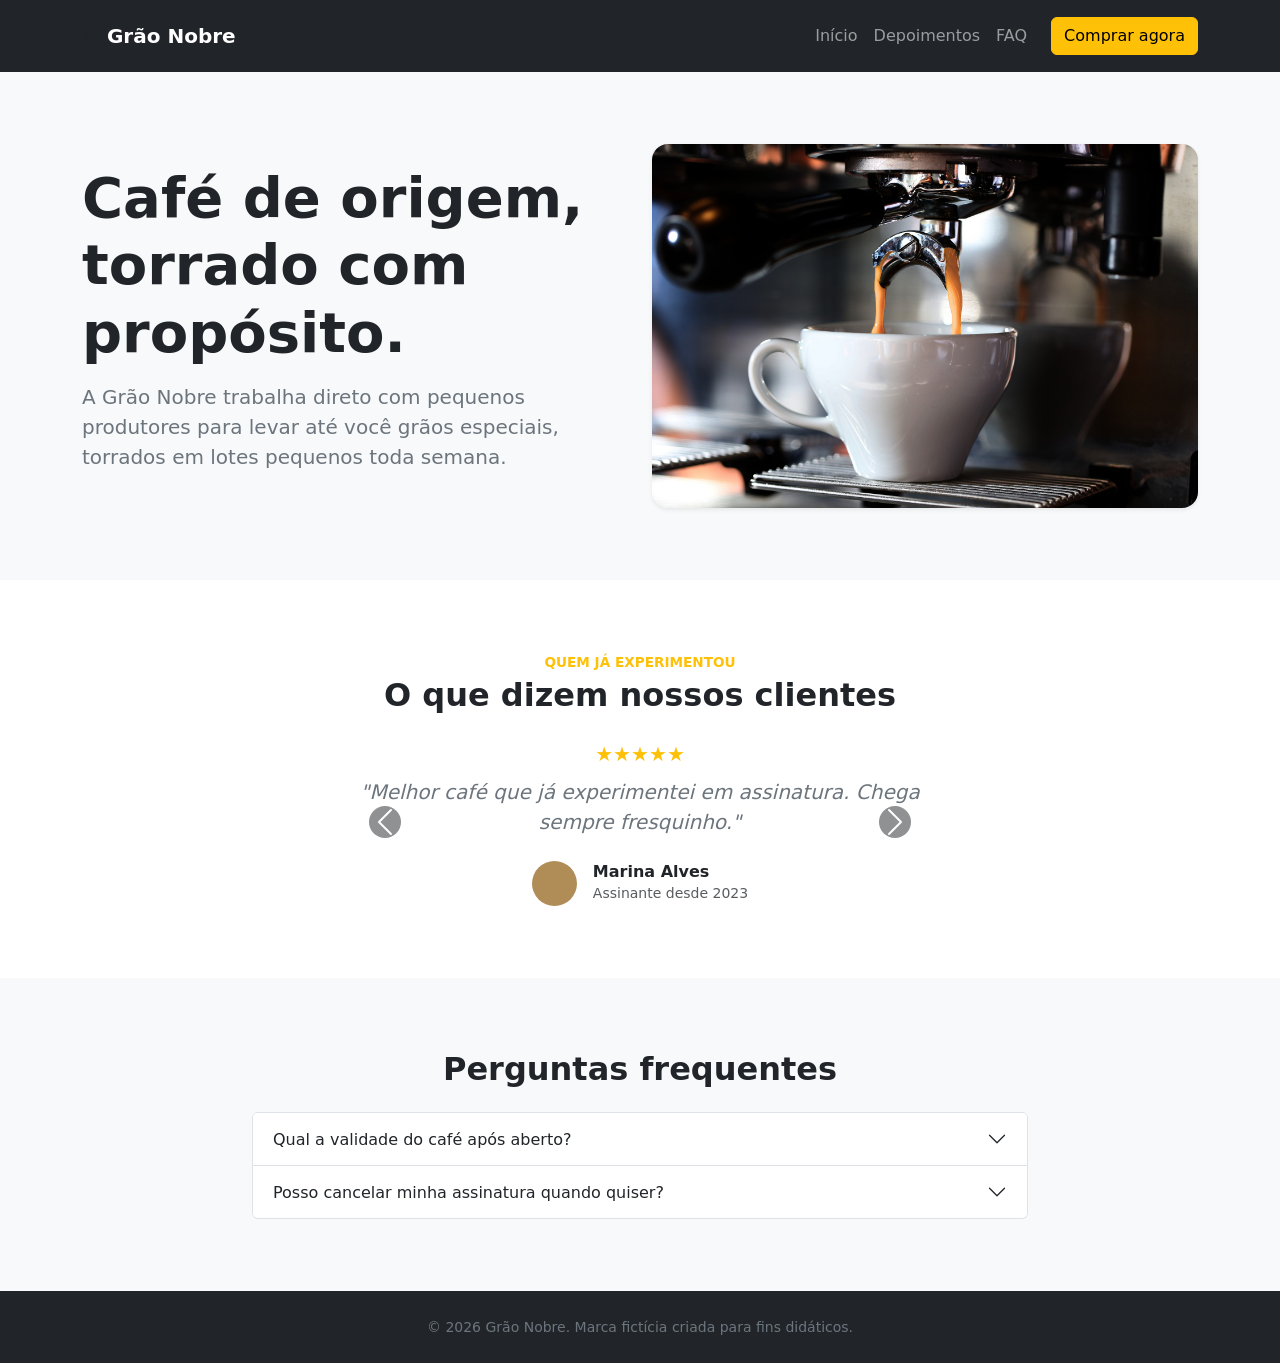
<file: bootstrap/index.html>
<!DOCTYPE html>
<html lang="pt-BR">
<head>
    <meta charset="UTF-8">
    <meta name="viewport" content="width=device-width, initial-scale=1.0">
    <title>Grão Nobre - Café Especial</title>
    
     <!-- chama o link -->
    <link href="https://cdn.jsdelivr.net/npm/bootstrap@5.3.2/dist/css/bootstrap.min.css" rel="stylesheet">
</head>
<body>

    <!-- navegaçao -->
    <nav class="navbar navbar-expand-lg navbar-dark bg-dark py-3">
        <div class="container">
            
            <--
            <a class="navbar-brand fw-bold" href="#">Grão Nobre</a>
            
             <!-- botao do celular -->
            <button class="navbar-toggler" type="button" data-bs-toggle="collapse" data-bs-target="#menu-principal">
                <span class="navbar-toggler-icon"></span>
            </button>

            <!-- lista do menu -->
            <div class="collapse navbar-collapse justify-content-end" id="menu-principal">
                <ul class="navbar-nav align-items-center">
                    <li class="nav-item"><a class="nav-link" href="#">Início</a></li>
                    <li class="nav-item"><a class="nav-link" href="#">Depoimentos</a></li>
                    <li class="nav-item"><a class="nav-link" href="#">FAQ</a></li>
                    <li class="nav-item ms-3">
                         <!-- botao de compra-->
                        <button class="btn btn-warning" data-bs-toggle="modal" data-bs-target="#janela-compra">Comprar agora</button>
                    </li>
                </ul>
            </div>

        </div>
    </nav>

     <!-- chamando js -->
    <script src="https://cdn.jsdelivr.net/npm/bootstrap@5.3.2/dist/js/bootstrap.bundle.min.js"></script>

    <!-- seção -->
    <section class="bg-light py-5">
        <div class="container py-4">
            <div class="row align-items-center">
                
                <!-- texto esquerda -->
                <div class="col-md-6 mb-4 mb-md-0">
                    <h1 class="display-4 fw-bold text-dark">Café de origem,<br>torrado com propósito.</h1>
                    <p class="lead text-secondary mt-3">
                        A Grão Nobre trabalha direto com pequenos produtores para levar até você grãos especiais, torrados em lotes pequenos toda semana.
                    </p>
                </div>

                <!-- coluna da direita -->
               <div class="col-md-6">
                    <img src="./13027327-coffee-4334647_1920.jpg" alt="Café de origem torrado" class="img-fluid rounded-4 shadow-sm w-100" style="max-height: 380px; object-fit: cover;">
                </div>
                    
                    </div>
                </div>

            </div>
        </div>
    </section>

    <!-- depoimentos -->
    <section class="py-5 text-center bg-white">
        <div class="container py-4">
            
            <!-- Título  -->
            <p class="text-uppercase fw-bold text-warning mb-1" style="font-size: 0.85rem;">
                QUEM JÁ EXPERIMENTOU
            </p>
            <h2 class="fw-bold text-dark mb-4">O que dizem nossos clientes</h2>

            <!-- Carrossel -->
            <div id="carrossel-depoimentos" class="carousel slide" data-bs-ride="carousel" style="max-width: 600px; margin: 0 auto;">
                <div class="carousel-inner">
                    
                    <!-- Depoimento  -->
                    <div class="carousel-item active">
                        <div class="text-warning fs-5 mb-2">★★★★★</div>
                        <p class="fst-italic text-secondary fs-5">
                            "Melhor café que já experimentei em assinatura. Chega sempre fresquinho."
                        </p>
                        
                        <!-- Foto do usuário e nome -->
                        <div class="d-flex align-items-center justify-content-center gap-3 mt-4">
                            <div style="width: 45px; height: 45px; background-color: #b08d57; border-radius: 50%;"></div>
                            <div class="text-start">
                                <h6 class="mb-0 fw-bold text-dark">Marina Alves</h6>
                                <small class="text-muted">Assinante desde 2023</small>
                            </div>
                        </div>
                    </div>

                </div>

                <!-- Setas para navegar -->
                <button class="carousel-control-prev" type="button" data-bs-target="#carrossel-depoimentos" data-bs-slide="prev">
                    <span class="carousel-control-prev-icon bg-dark rounded-circle" aria-hidden="true"></span>
                </button>
                <button class="carousel-control-next" type="button" data-bs-target="#carrossel-depoimentos" data-bs-slide="next">
                    <span class="carousel-control-next-icon bg-dark rounded-circle" aria-hidden="true"></span>
                </button>
            </div>

        </div>
    </section>

<section class="bg-light py-5">
        <div class="container py-4" style="max-width: 800px;">  
            <h2 class="text-center fw-bold text-dark mb-4">Perguntas frequentes</h2>
            <div class="accordion" id="sanfona-faq">  


                <div class="accordion-item">
                    <h2 class="accordion-header">
                        <button class="accordion-button collapsed" type="button" data-bs-toggle="collapse" data-bs-target="#resposta-1">
                            Qual a validade do café após aberto?
                        </button>
                    </h2>
                    <div id="resposta-1" class="accordion-collapse collapse" data-bs-parent="#sanfona-faq">
                        <div class="accordion-body text-secondary">
                            Recomendamos consumir em até 30 dias para manter o aroma e o sabor ideais.
                        </div>
                    </div>
                </div>
                <div class="accordion-item">
                    <h2 class="accordion-header">
                        <button class="accordion-button collapsed" type="button" data-bs-toggle="collapse" data-bs-target="#resposta-3">
                            Posso cancelar minha assinatura quando quiser?
                        </button>
                    </h2>
                    <div id="resposta-3" class="accordion-collapse collapse" data-bs-parent="#sanfona-faq">
                        <div class="accordion-body text-secondary">
                            Sim, você pode cancelar ou pausar sem nenhuma taxa diretamente pelo seu painel.
                        </div>
                    </div>
                </div>

            </div>  
    </section>
    <footer class="bg-dark text-white text-center py-4">
        <div class="container">
            <small class="text-secondary">&copy; 2026 Grão Nobre. Marca fictícia criada para fins didáticos.</small>
        </div>
    </footer>
    <div class="modal fade" id="janela-compra" tabindex="-1" aria-hidden="true">
        <div class="modal-dialog modal-dialog-centered">
            <div class="modal-content">
                <div class="modal-header border-0">
                    <h5 class="modal-title fw-bold text-dark">Faça seu pedido:</h5>
                    <button type="button" class="btn-close" data-bs-dismiss="modal" aria-label="Fechar"></button>
                </div>
                <div class="modal-body border-0">
                    <form>
                        <div class="form-check mb-3">
                            <input class="form-check-input" type="radio" name="opcao-pedido" id="kit-degustacao" checked>
                            <label class="form-check-label" for="kit-degustacao">Kit de degustação</label>
                        </div>
                        <div class="form-check mb-3">
                            <input class="form-check-input" type="radio" name="opcao-pedido" id="pacote-1">
                            <label class="form-check-label" for="pacote-1">1 pacote de 250g</label>
                        </div>
                        <div class="form-check mb-4">
                            <input class="form-check-input" type="radio" name="opcao-pedido" id="pacote-5">
                            <label class="form-check-label" for="pacote-5">5 pacotes de 250g</label>
                        </div>

                        <div class="text-end">
                            <button type="button" class="btn btn-primary px-4">Ir para o carrinho</button>
                        </div>
                    </form>
                </div>

            </div>
        </div>
    </div>
    <script src="https://cdn.jsdelivr.net/npm/bootstrap@5.3.2/dist/js/bootstrap.bundle.min.js"></script>
</body>
</html>
</file>
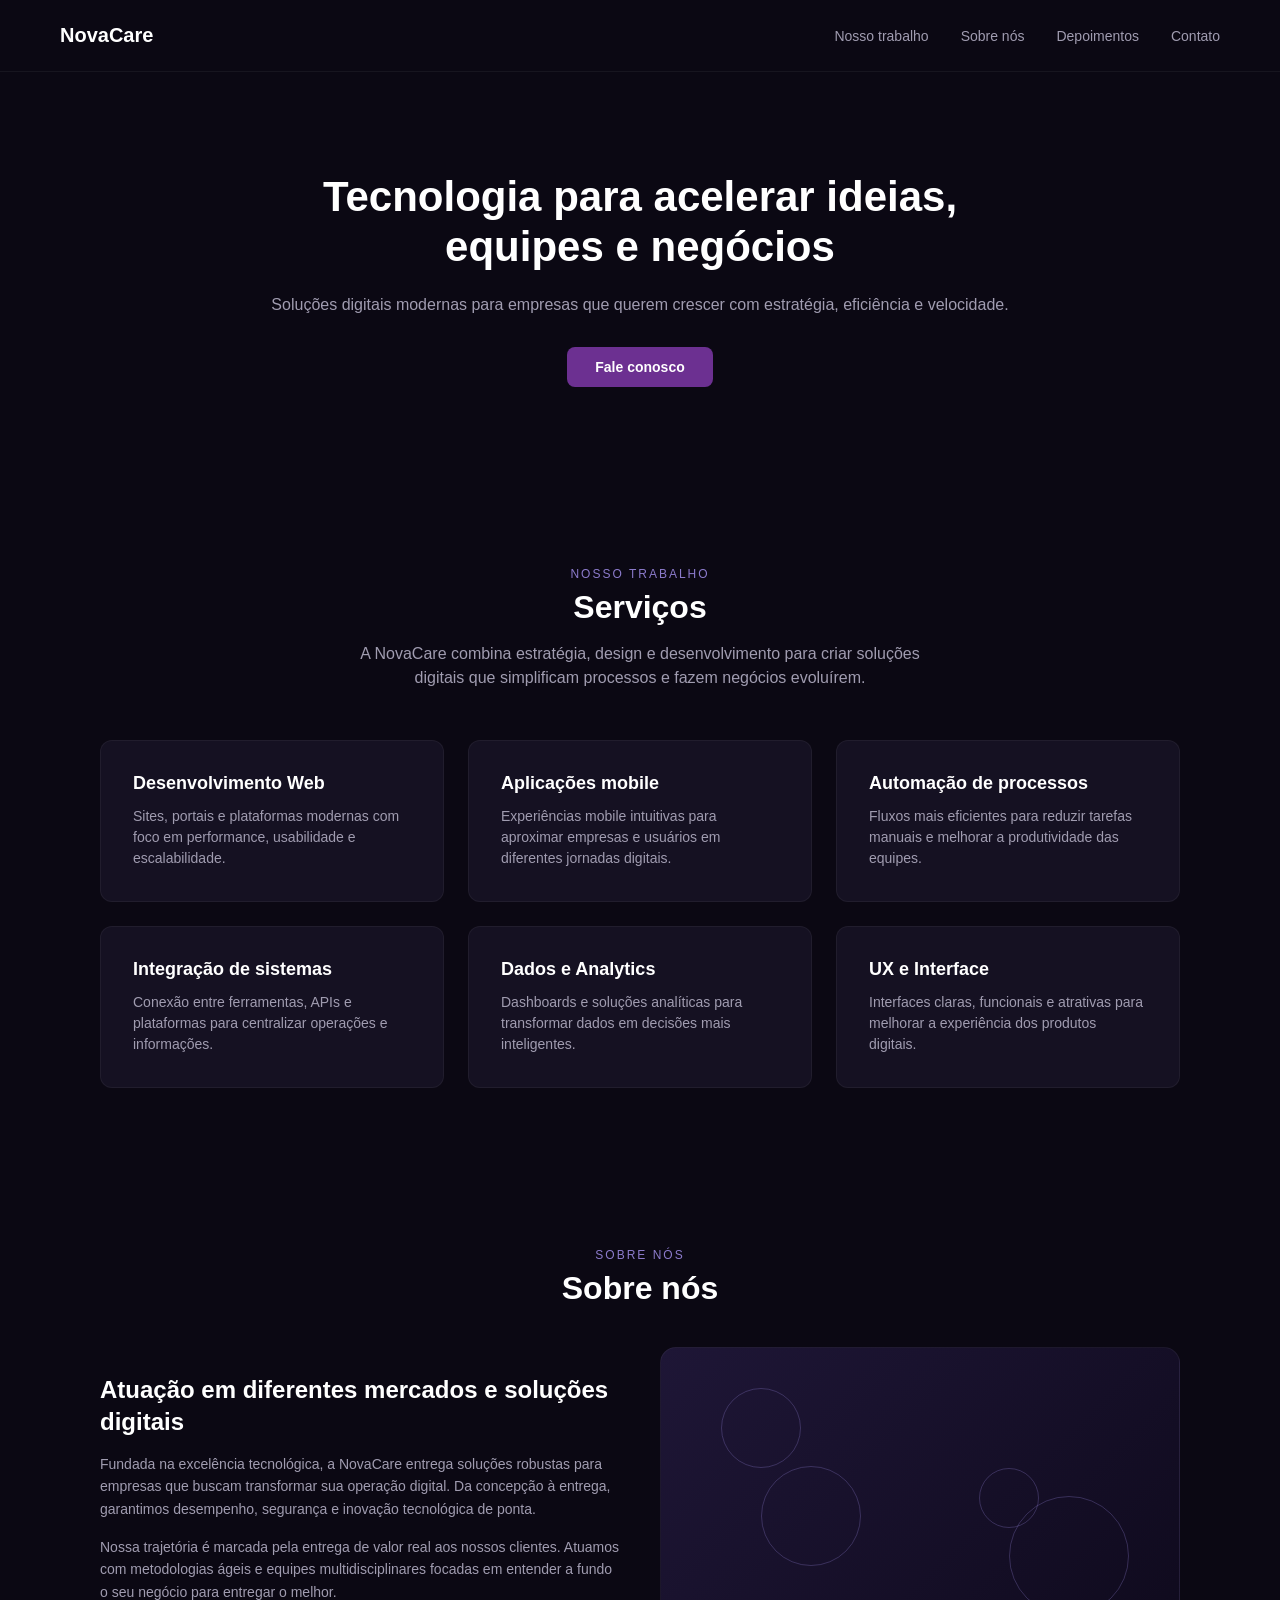
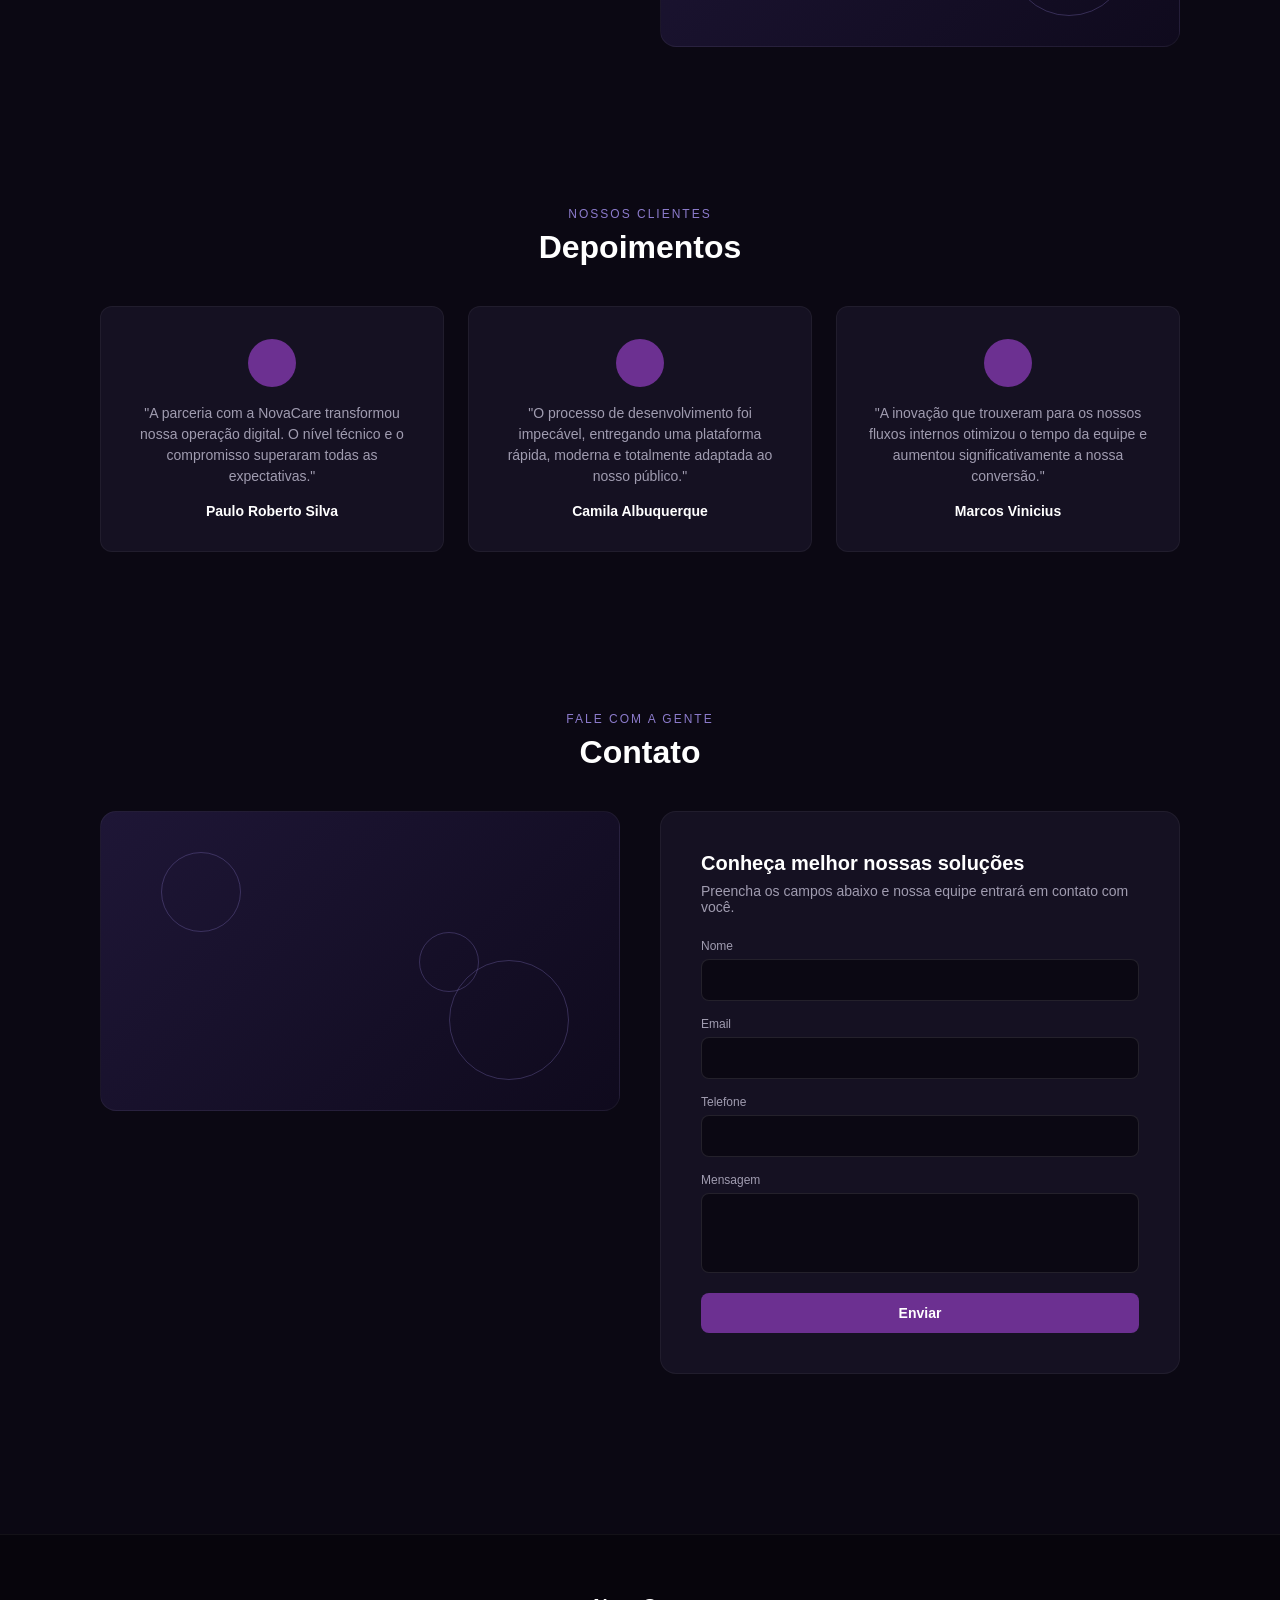
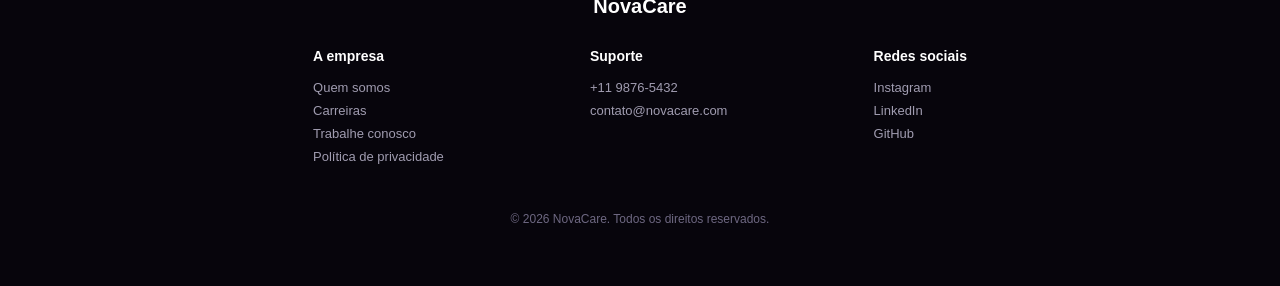
<file: revisão/index.html>
<!DOCTYPE html>
<html lang="pt-br">
<head>
    <meta charset="UTF-8">
    <meta name="viewport" content="width=device-width, initial-scale=1.0">
    <title>NovaCare</title>
    <link rel="stylesheet" href="style.css">
</head>
<body>

    <header class="barra-navegacao">
        <div class="logotipo">NovaCare</div>
        <nav class="links-navegacao">
            <a href="#servicos">Nosso trabalho</a>
            <a href="#sobre">Sobre nós</a>
            <a href="#depoimentos">Depoimentos</a>
            <a href="#contato">Contato</a>
        </nav>
    </header>

    <section class="destaque">
        <h1>Tecnologia para acelerar ideias,<br>equipes e negócios</h1>
        <p>Soluções digitais modernas para empresas que querem crescer com estratégia, eficiência e velocidade.</p>
        <a href="#contato" class="botao-principal">Fale conosco</a>
    </section>

    <section id="servicos" class="servicos">
        <p class="etiqueta-secao">Nosso trabalho</p>
        <h2 class="titulo-secao">Serviços</h2>
        <p class="descricao-secao">A NovaCare combina estratégia, design e desenvolvimento para criar soluções digitais que simplificam processos e fazem negócios evoluírem.</p>

        <div class="container-grade">
            <div class="item-grade">
                <h3>Desenvolvimento Web</h3>
                <p>Sites, portais e plataformas modernas com foco em performance, usabilidade e escalabilidade.</p>
            </div>
            <div class="item-grade">
                <h3>Aplicações mobile</h3>
                <p>Experiências mobile intuitivas para aproximar empresas e usuários em diferentes jornadas digitais.</p>
            </div>
            <div class="item-grade">
                <h3>Automação de processos</h3>
                <p>Fluxos mais eficientes para reduzir tarefas manuais e melhorar a produtividade das equipes.</p>
            </div>
            <div class="item-grade">
                <h3>Integração de sistemas</h3>
                <p>Conexão entre ferramentas, APIs e plataformas para centralizar operações e informações.</p>
            </div>
            <div class="item-grade">
                <h3>Dados e Analytics</h3>
                <p>Dashboards e soluções analíticas para transformar dados em decisões mais inteligentes.</p>
            </div>
            <div class="item-grade">
                <h3>UX e Interface</h3>
                <p>Interfaces claras, funcionais e atrativas para melhorar a experiência dos produtos digitais.</p>
            </div>
        </div>
    </section>

    <section id="sobre" class="sobre">
        <p class="etiqueta-secao">Sobre nós</p>
        <h2 class="titulo-secao">Sobre nós</h2>
        <div class="container-sobre">
            <div class="texto-sobre">
                <h3>Atuação em diferentes mercados e soluções digitais</h3>
                <p>Fundada na excelência tecnológica, a NovaCare entrega soluções robustas para empresas que buscam transformar sua operação digital. Da concepção à entrega, garantimos desempenho, segurança e inovação tecnológica de ponta.</p>
                <p>Nossa trajetória é marcada pela entrega de valor real aos nossos clientes. Atuamos com metodologias ágeis e equipes multidisciplinares focadas em entender a fundo o seu negócio para entregar o melhor.</p>
            </div>
            <div class="caixa-sobre">
                <div class="grupo-circulos">
                    <div class="circulo"></div>
                    <div class="circulo"></div>
                    <div class="circulo"></div>
                    <div class="circulo"></div>
                </div>
            </div>
        </div>
    </section>

    <section id="depoimentos" class="depoimentos">
        <p class="etiqueta-secao">Nossos clientes</p>
        <h2 class="titulo-secao">Depoimentos</h2>
        <div class="grade-depoimentos">
            <div class="cartao-depoimento">
                <div class="avatar"></div>
                <p>"A parceria com a NovaCare transformou nossa operação digital. O nível técnico e o compromisso superaram todas as expectativas."</p>
                <h4>Paulo Roberto Silva</h4>
            </div>
            <div class="cartao-depoimento">
                <div class="avatar"></div>
                <p>"O processo de desenvolvimento foi impecável, entregando uma plataforma rápida, moderna e totalmente adaptada ao nosso público."</p>
                <h4>Camila Albuquerque</h4>
            </div>
            <div class="cartao-depoimento">
                <div class="avatar"></div>
                <p>"A inovação que trouxeram para os nossos fluxos internos otimizou o tempo da equipe e aumentou significativamente a nossa conversão."</p>
                <h4>Marcos Vinicius</h4>
            </div>
        </div>
    </section>

    <section id="contato" class="contato">
        <p class="etiqueta-secao">Fale com a gente</p>
        <h2 class="titulo-secao">Contato</h2>
        <div class="container-contato">
            <div class="caixa-contato-esquerda">
                <div class="grupo-circulos">
                    <div class="circulo"></div>
                    <div class="circulo"></div>
                    <div class="circulo"></div>
                </div>
            </div>
            <div class="formulario-contato">
                <h3>Conheça melhor nossas soluções</h3>
                <p>Preencha os campos abaixo e nossa equipe entrará em contato com você.</p>
                <form>
                    <label>Nome</label>
                    <input type="text" placeholder="">
                    <label>Email</label>
                    <input type="email" placeholder="">
                    <label>Telefone</label>
                    <input type="tel" placeholder="">
                    <label>Mensagem</label>
                    <textarea placeholder=""></textarea>
                    <button type="submit" class="botao-enviar">Enviar</button>
                </form>
            </div>
        </div>
    </section>

    <footer class="rodape">
        <div class="logo-rodape">NovaCare</div>
        <div class="links-rodape">
            <div class="coluna-rodape">
                <h4>A empresa</h4>
                <a href="#">Quem somos</a>
                <a href="#">Carreiras</a>
                <a href="#">Trabalhe conosco</a>
                <a href="#">Política de privacidade</a>
            </div>
            <div class="coluna-rodape">
                <h4>Suporte</h4>
                <a href="#">+11 9876-5432</a>
                <a href="#">contato@novacare.com</a>
            </div>
            <div class="coluna-rodape">
                <h4>Redes sociais</h4>
                <a href="#">Instagram</a>
                <a href="#">LinkedIn</a>
                <a href="#">GitHub</a>
            </div>
        </div>
        <p class="copyright-rodape">© 2026 NovaCare. Todos os direitos reservados.</p>
    </footer>

</body>
</html>
</file>
<file: revisão/style.css>
* {
    margin: 0;
    padding: 0;
    box-sizing: border-box;
}

body {
    background-color: #0B0813;
    color: #FFFFFF;
    font-family: sans-serif;
    overflow-x: hidden;
}

.barra-navegacao {
    display: flex;
    justify-content: space-between;
    align-items: center;
    padding: 24px 60px;
    border-bottom: 1px solid rgba(255, 255, 255, 0.05);
}

.logotipo {
    font-size: 20px;
    font-weight: bold;
    color: #FFFFFF;
}

.links-navegacao {
    display: flex;
    gap: 32px;
}

.links-navegacao a {
    color: #A09CB0;
    text-decoration: none;
    font-size: 14px;
    transition: color 0.3s;
}

.links-navegacao a:hover {
    color: #FFFFFF;
}

.destaque {
    text-align: center;
    padding: 100px 20px;
    max-width: 800px;
    margin: 0 auto;
}

.destaque h1 {
    font-size: 42px;
    font-weight: bold;
    margin-bottom: 20px;
    line-height: 1.2;
}

.destaque p {
    color: #A09CB0;
    font-size: 16px;
    margin-bottom: 30px;
    line-height: 1.5;
}

.botao-principal {
    display: inline-block;
    background-color: #6C3091;
    color: #FFFFFF;
    padding: 12px 28px;
    border-radius: 8px;
    text-decoration: none;
    font-size: 14px;
    font-weight: 600;
    transition: background 0.3s;
}

.botao-principal:hover {
    background-color: #582475;
}

.servicos {
    padding: 80px 60px;
    max-width: 1200px;
    margin: 0 auto;
}

.etiqueta-secao {
    text-align: center;
    font-size: 12px;
    color: #8C7BCC;
    text-transform: uppercase;
    letter-spacing: 2px;
    margin-bottom: 8px;
}

.titulo-secao {
    text-align: center;
    font-size: 32px;
    font-weight: bold;
    margin-bottom: 16px;
}

.descricao-secao {
    text-align: center;
    color: #A09CB0;
    font-size: 16px;
    max-width: 600px;
    margin: 0 auto 50px auto;
    line-height: 1.5;
}

.container-grade {
    display: grid;
    grid-template-columns: repeat(3, 1fr);
    gap: 24px;
}

.item-grade {
    background-color: #151122;
    padding: 32px;
    border-radius: 12px;
    border: 1px solid rgba(255, 255, 255, 0.05);
}

.item-grade h3 {
    font-size: 18px;
    margin-bottom: 12px;
    color: #FFFFFF;
}

.item-grade p {
    font-size: 14px;
    line-height: 1.5;
    color: #A09CB0;
}

.sobre {
    padding: 80px 60px;
    max-width: 1200px;
    margin: 0 auto;
}

.container-sobre {
    display: grid;
    grid-template-columns: 1fr 1fr;
    gap: 40px;
    align-items: center;
    margin-top: 40px;
}

.texto-sobre h3 {
    font-size: 24px;
    margin-bottom: 16px;
    line-height: 1.3;
}

.texto-sobre p {
    color: #A09CB0;
    font-size: 14px;
    line-height: 1.6;
    margin-bottom: 16px;
}

.caixa-sobre, .caixa-contato-esquerda {
    background: linear-gradient(135deg, #1E1636 0%, #0F0A1D 100%);
    height: 300px;
    border-radius: 16px;
    position: relative;
    overflow: hidden;
    border: 1px solid rgba(255, 255, 255, 0.05);
}

.grupo-circulos {
    position: relative;
    width: 100%;
    height: 100%;
}

.circulo {
    position: absolute;
    border: 1px solid rgba(140, 123, 204, 0.3);
    border-radius: 50%;
}

.caixa-sobre .circulo:nth-child(1), .caixa-contato-esquerda .circulo:nth-child(1) { width: 80px; height: 80px; top: 40px; left: 60px; }
.caixa-sobre .circulo:nth-child(2), .caixa-contato-esquerda .circulo:nth-child(2) { width: 120px; height: 120px; bottom: 30px; right: 50px; }
.caixa-sobre .circulo:nth-child(3), .caixa-contato-esquerda .circulo:nth-child(3) { width: 60px; height: 60px; top: 120px; right: 140px; }
.caixa-sobre .circulo:nth-child(4) { width: 100px; height: 100px; bottom: 80px; left: 100px; }

.depoimentos {
    padding: 80px 60px;
    max-width: 1200px;
    margin: 0 auto;
}

.grade-depoimentos {
    display: grid;
    grid-template-columns: repeat(3, 1fr);
    gap: 24px;
    margin-top: 40px;
}

.cartao-depoimento {
    background-color: #151122;
    padding: 32px;
    border-radius: 12px;
    border: 1px solid rgba(255, 255, 255, 0.05);
    text-align: center;
}

.avatar {
    width: 48px;
    height: 48px;
    background: #6C3091;
    border-radius: 50%;
    margin: 0 auto 16px auto;
}

.cartao-depoimento p {
    font-size: 14px;
    color: #A09CB0;
    line-height: 1.5;
    margin-bottom: 16px;
}

.cartao-depoimento h4 {
    font-size: 14px;
    color: #FFFFFF;
}

.contato {
    padding: 80px 60px;
    max-width: 1200px;
    margin: 0 auto;
}

.container-contato {
    display: grid;
    grid-template-columns: 1fr 1fr;
    gap: 40px;
    margin-top: 40px;
}

.formulario-contato {
    background-color: #151122;
    padding: 40px;
    border-radius: 16px;
    border: 1px solid rgba(255, 255, 255, 0.05);
}

.formulario-contato h3 {
    font-size: 20px;
    margin-bottom: 8px;
}

.formulario-contato > p {
    color: #A09CB0;
    font-size: 14px;
    margin-bottom: 24px;
}

form label {
    display: block;
    font-size: 12px;
    color: #A09CB0;
    margin-bottom: 6px;
}

form input, form textarea {
    width: 100%;
    background-color: #0B0813;
    border: 1px solid rgba(255, 255, 255, 0.1);
    border-radius: 8px;
    padding: 12px;
    color: #FFFFFF;
    font-size: 14px;
    margin-bottom: 16px;
    outline: none;
}

form textarea {
    height: 80px;
    resize: none;
}

.botao-enviar {
    background-color: #6C3091;
    color: #FFFFFF;
    width: 100%;
    padding: 12px;
    border: none;
    border-radius: 8px;
    font-size: 14px;
    font-weight: 600;
    cursor: pointer;
    transition: background 0.3s;
}

.botao-enviar:hover {
    background-color: #582475;
}

.rodape {
    background-color: #07050C;
    padding: 60px;
    margin-top: 80px;
    border-top: 1px solid rgba(255, 255, 255, 0.05);
    display: flex;
    flex-direction: column;
    align-items: center;
    text-align: center;
}

.logo-rodape {
    font-size: 20px;
    font-weight: bold;
    margin-bottom: 30px;
}

.links-rodape {
    display: flex;
    justify-content: space-around;
    width: 100%;
    max-width: 800px;
    margin-bottom: 40px;
    text-align: left;
}

.coluna-rodape h4 {
    font-size: 14px;
    margin-bottom: 16px;
    color: #FFFFFF;
}

.coluna-rodape a {
    display: block;
    color: #A09CB0;
    text-decoration: none;
    font-size: 13px;
    margin-bottom: 8px;
    transition: color 0.3s;
}

.coluna-rodape a:hover {
    color: #FFFFFF;
}

.copyright-rodape {
    color: #6E6882;
    font-size: 12px;
}
</file>
